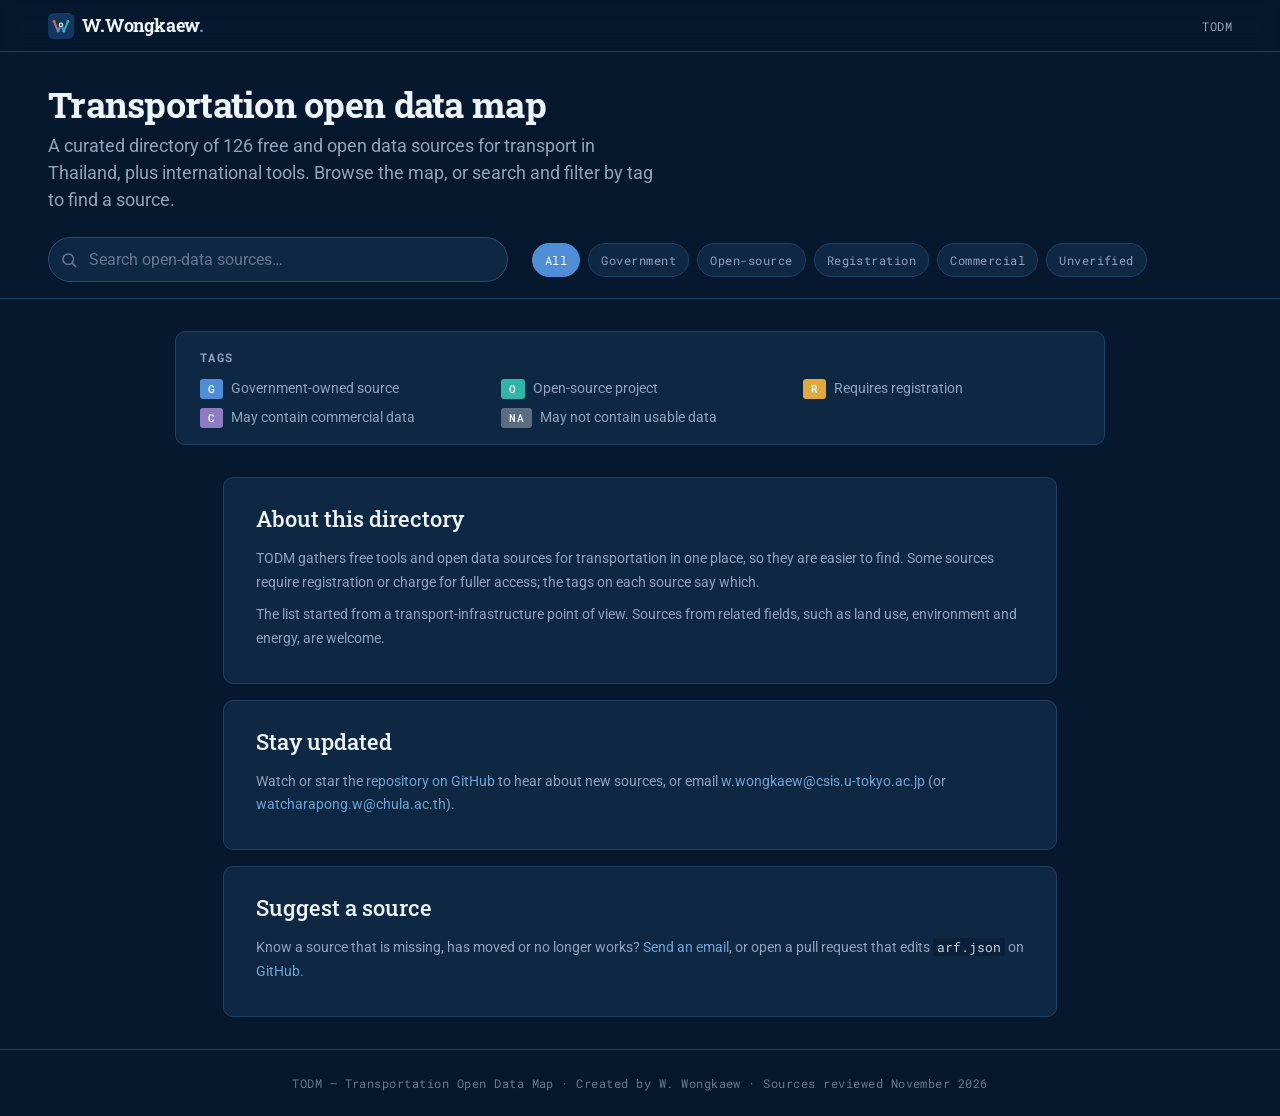
<file: index.html>
<!DOCTYPE html>
<html lang="en" data-theme="dark">

<head>
  <meta charset="utf-8" />
  <meta name="viewport" content="width=device-width, initial-scale=1" />
  <meta name="description"
    content="TODM — Transportation Open Data Map: a curated, searchable directory of open-data sources for transportation in Thailand and beyond." />
  <link rel="icon" href="assets/favicon.svg" type="image/svg+xml" />
  <!-- Design system tokens (the reusable design codes) -->
  <link type="text/css" rel="stylesheet" href="styles.css" />
  <!-- Map-specific styling -->
  <link type="text/css" rel="stylesheet" href="css/arf.css" />
  <script src="https://d3js.org/d3.v7.min.js"></script>
  <title>TODM — Transportation Open Data Map</title>
</head>

<body>
  <!-- ---------- Brand topbar ---------- -->
  <header class="topbar">
    <a class="brand" href="https://wattwong103.github.io" target="_blank" rel="noopener">
      <img class="brand__mark" src="assets/favicon.svg" alt="" width="26" height="26" />
      <span class="brand__name">W.&#8202;Wongkaew<span class="brand__dot">.</span></span>
    </a>
    <span class="topbar__title">TODM</span>
  </header>

  <!-- ---------- Intro ---------- -->
  <section class="intro">
    <h1 class="intro__title">Transportation open data map</h1>
    <p class="intro__lede">A curated directory of <span data-source-count>126</span> free and open data sources for
      transport in Thailand, plus international tools. Browse the map, or search and filter by tag to find a source.</p>
  </section>

  <!-- ---------- Find bar: search + tag facets ---------- -->
  <section class="findbar" aria-label="Find open-data sources">
    <div class="search">
      <svg class="search__icon" width="18" height="18" viewBox="0 0 24 24" aria-hidden="true">
        <circle cx="11" cy="11" r="7" fill="none" stroke="currentColor" stroke-width="2" />
        <line x1="16.5" y1="16.5" x2="21" y2="21" stroke="currentColor" stroke-width="2" stroke-linecap="round" />
      </svg>
      <input id="search" class="search__input" type="search" autocomplete="off"
        placeholder="Search open-data sources…" aria-label="Search open-data sources" />
      <button id="search-clear" class="search__clear" type="button" aria-label="Clear search" hidden>&times;</button>
    </div>
    <div class="facets" role="group" aria-label="Filter by tag">
      <button class="facet-chip is-active" data-facet="all" aria-pressed="true">All</button>
      <button class="facet-chip facet--g" data-facet="G" aria-pressed="false">Government</button>
      <button class="facet-chip facet--o" data-facet="O" aria-pressed="false">Open-source</button>
      <button class="facet-chip facet--r" data-facet="R" aria-pressed="false">Registration</button>
      <button class="facet-chip facet--c" data-facet="C" aria-pressed="false">Commercial</button>
      <button class="facet-chip facet--na" data-facet="NA" aria-pressed="false">Unverified</button>
    </div>
  </section>

  <main class="stage">
    <!-- Browse mode: the interactive tree -->
    <div id="body" class="pane pane--tree" aria-label="Open-data source map"></div>

    <!-- Find mode: filtered result cards (text alternative to the tree) -->
    <section id="results" class="pane pane--results" aria-live="polite" hidden>
      <p class="results__count" id="results-count"></p>
      <div class="result-grid" id="result-grid"></div>
      <p class="results__empty" id="results-empty" hidden>
        No sources match your search. Try a different term or clear the filters.
      </p>
    </section>
  </main>

  <!-- ---------- Tag legend ---------- -->
  <section class="legend" aria-label="Tag legend">
    <h2 class="legend__title">Tags</h2>
    <ul class="legend__list">
      <li><span class="badge badge--g">G</span> Government-owned source</li>
      <li><span class="badge badge--o">O</span> Open-source project</li>
      <li><span class="badge badge--r">R</span> Requires registration</li>
      <li><span class="badge badge--c">C</span> May contain commercial data</li>
      <li><span class="badge badge--na">NA</span> May not contain usable data</li>
    </ul>
  </section>

  <!-- ---------- Info ---------- -->
  <section class="info-sections">
    <article class="info-card">
      <h3>About this directory</h3>
      <p>TODM gathers free tools and open data sources for transportation in one place, so they are easier to find.
        Some sources require registration or charge for fuller access; the tags on each source say which.</p>
      <p>The list started from a transport-infrastructure point of view. Sources from related fields, such as land use,
        environment and energy, are welcome.</p>
    </article>

    <article class="info-card">
      <h3>Stay updated</h3>
      <p>Watch or star the <a href="https://github.com/wattwong103/th-open-transdata" target="_blank"
          rel="noopener">repository on GitHub</a> to hear about new sources, or email
        <a href="mailto:w.wongkaew@csis.u-tokyo.ac.jp">w.wongkaew@csis.u-tokyo.ac.jp</a>
        (or <a href="mailto:watcharapong.w@chula.ac.th">watcharapong.w@chula.ac.th</a>).</p>
    </article>

    <article class="info-card">
      <h3>Suggest a source</h3>
      <p>Know a source that is missing, has moved or no longer works? <a href="mailto:w.wongkaew@csis.u-tokyo.ac.jp">Send an email</a>, or open a pull request that edits
        <code>arf.json</code> on <a href="https://github.com/wattwong103/th-open-transdata" target="_blank"
          rel="noopener">GitHub</a>.</p>
    </article>
  </section>

  <footer class="footer">
    <p>TODM — Transportation Open Data Map · Created by W. Wongkaew · Sources reviewed November 2026</p>
  </footer>

  <script src="js/arf.js"></script>
</body>

</html>
</file>
<file: styles.css>
/* =============================================================
   Wongkaew Research — Design System
   Global entry point. Consumers link THIS file.
   ============================================================= */
@import url("tokens/fonts.css");
@import url("tokens/colors.css");
@import url("tokens/typography.css");
@import url("tokens/spacing.css");
@import url("tokens/elevation.css");
@import url("tokens/dataviz.css");
</file>
<file: css/arf.css>
/* =============================================================
   TODM — Transportation Open Data Map
   Map-specific styling, built on the Wongkaew Research design
   tokens (see styles.css / tokens/). All color, type, spacing,
   radii and shadow values reference semantic token aliases so
   the map stays in sync with the design system.
   ============================================================= */

* { box-sizing: border-box; }

html, body {
  margin: 0;
  padding: 0;
}

body {
  background: var(--surface-page);
  color: var(--text-body);
  font-family: var(--font-sans);
  font-size: var(--text-sm);
  line-height: var(--leading-normal);
  min-height: 100vh;
}

a { color: var(--text-link); }
a:hover { color: var(--text-link-hover); }

/* ---------- Brand topbar ---------- */
.topbar {
  position: sticky;
  top: 0;
  z-index: 20;
  display: flex;
  align-items: center;
  justify-content: space-between;
  gap: var(--space-4);
  padding: var(--space-3) clamp(var(--space-4), 4vw, var(--space-7));
  background: color-mix(in srgb, var(--surface-page) 88%, transparent);
  backdrop-filter: blur(10px);
  -webkit-backdrop-filter: blur(10px);
  border-bottom: var(--border-hairline) solid var(--divider);
}

.brand {
  display: inline-flex;
  align-items: center;
  gap: var(--space-2);
  text-decoration: none;
  font-family: var(--font-display);
  font-weight: var(--weight-bold);
  font-size: var(--text-md);
  letter-spacing: var(--tracking-tight);
  color: var(--text-strong);
}
.brand:hover { color: var(--text-strong); }
.brand__dot { color: var(--accent); }
.brand__mark { display: block; }

.topbar__title {
  font-family: var(--font-mono);
  font-size: var(--text-xs);
  letter-spacing: var(--tracking-wide);
  text-transform: uppercase;
  color: var(--text-muted);
  text-align: right;
}

/* ---------- Intro ---------- */
.intro {
  padding: var(--space-6) clamp(var(--space-4), 4vw, var(--space-7)) var(--space-2);
}
.intro__title {
  margin: 0 0 var(--space-2);
  font-family: var(--font-display);
  font-weight: var(--weight-bold);
  font-size: clamp(var(--text-xl), 3.2vw, var(--text-2xl));
  line-height: var(--leading-tight);
  letter-spacing: var(--tracking-tight);
  color: var(--text-strong);
}
.intro__lede {
  margin: 0;
  max-width: 62ch;
  font-size: var(--text-md);
  line-height: var(--leading-normal);
  color: var(--text-muted);
}

/* ---------- Find bar ---------- */
.findbar {
  display: flex;
  flex-wrap: wrap;
  align-items: center;
  gap: var(--space-3) var(--space-5);
  padding: var(--space-4) clamp(var(--space-4), 4vw, var(--space-7));
  border-bottom: var(--border-hairline) solid var(--divider);
}

.search {
  position: relative;
  display: flex;
  align-items: center;
  flex: 1 1 280px;
  max-width: 460px;
}
.search__icon {
  position: absolute;
  left: var(--space-3);
  color: var(--text-faint);
  pointer-events: none;
}
.search__input {
  width: 100%;
  padding: var(--space-3) var(--space-6) var(--space-3) calc(var(--space-5) + var(--space-4));
  font-family: var(--font-sans);
  font-size: var(--text-base);
  color: var(--text-strong);
  background: var(--surface-card);
  border: var(--border-hairline) solid var(--border-default);
  border-radius: var(--radius-pill);
  outline: none;
  transition: border-color var(--duration-base) var(--ease-standard),
              box-shadow var(--duration-base) var(--ease-standard);
}
.search__input::placeholder { color: var(--text-faint); }
/* We draw our own clear button; hide the browser's native one. */
.search__input::-webkit-search-cancel-button { -webkit-appearance: none; appearance: none; display: none; }
.search__input:focus-visible {
  border-color: var(--border-focus);
  box-shadow: var(--ring);
}
.search__clear {
  position: absolute;
  right: var(--space-2);
  display: grid;
  place-items: center;
  width: 26px;
  height: 26px;
  font-size: var(--text-lg);
  line-height: 1;
  color: var(--text-muted);
  background: transparent;
  border: none;
  border-radius: var(--radius-circle);
  cursor: pointer;
}
.search__clear[hidden] { display: none; }
.search__clear:hover { color: var(--text-strong); background: var(--surface-sunken); }

/* ---------- Facet chips ---------- */
.facets {
  display: flex;
  flex-wrap: wrap;
  gap: var(--space-2);
}
.facet-chip {
  --chip-color: var(--accent);
  font-family: var(--font-mono);
  font-size: var(--text-xs);
  letter-spacing: var(--tracking-wide);
  color: var(--text-muted);
  background: var(--surface-card);
  border: var(--border-hairline) solid var(--border-subtle);
  border-radius: var(--radius-pill);
  padding: var(--space-2) var(--space-3);
  cursor: pointer;
  transition: color var(--duration-fast) var(--ease-standard),
              border-color var(--duration-fast) var(--ease-standard),
              background var(--duration-fast) var(--ease-standard);
}
.facet-chip:hover {
  color: var(--text-strong);
  border-color: var(--chip-color);
}
.facet-chip:focus-visible {
  outline: none;
  box-shadow: var(--ring);
}
.facet-chip.is-active {
  color: var(--text-on-accent);
  background: var(--chip-color);
  border-color: var(--chip-color);
}
.facet--g  { --chip-color: var(--viz-1); }
.facet--o  { --chip-color: var(--viz-2); }
.facet--r  { --chip-color: var(--viz-4); }
.facet--c  { --chip-color: var(--viz-5); }
.facet--na { --chip-color: var(--text-muted); }

/* ---------- Stage / panes ---------- */
.stage {
  position: relative;
  width: 100%;
}
.pane[hidden] { display: none; }

/* Browse: the D3 tree */
.pane--tree {
  margin: 0 auto;
  position: relative;
  width: 100%;
  overflow-x: auto;
}
.pane--tree svg {
  display: block;
  margin: 0 auto;
}

/* Find: result cards */
.pane--results {
  max-width: var(--container-wide);
  margin: 0 auto;
  padding: var(--space-5) clamp(var(--space-4), 4vw, var(--space-7)) var(--space-7);
}
.results__count {
  margin: 0 0 var(--space-4);
  font-family: var(--font-mono);
  font-size: var(--text-sm);
  color: var(--text-muted);
}
.results__count strong { color: var(--text-strong); font-weight: var(--weight-medium); }
.results__empty {
  margin: var(--space-6) 0;
  color: var(--text-muted);
  text-align: center;
}

.result-grid {
  display: grid;
  grid-template-columns: repeat(auto-fill, minmax(280px, 1fr));
  gap: var(--space-4);
}

.result-card {
  display: flex;
  flex-direction: column;
  gap: var(--space-2);
  padding: var(--space-4) var(--space-5);
  text-decoration: none;
  color: var(--text-body);
  background: var(--surface-card);
  border: var(--border-hairline) solid var(--border-subtle);
  border-radius: var(--radius-md);
  box-shadow: var(--shadow-xs);
  transition: transform var(--duration-base) var(--ease-standard),
              border-color var(--duration-base) var(--ease-standard),
              box-shadow var(--duration-base) var(--ease-standard);
}
.result-card:hover {
  transform: translateY(-2px);
  border-color: var(--border-strong);
  box-shadow: var(--shadow-md);
  color: var(--text-body);
}
.result-card:focus-visible {
  outline: none;
  box-shadow: var(--ring);
}
.result-card__head {
  display: flex;
  align-items: flex-start;
  justify-content: space-between;
  gap: var(--space-3);
}
.result-card__title {
  margin: 0;
  font-family: var(--font-display);
  font-weight: var(--weight-medium);
  font-size: var(--text-md);
  line-height: var(--leading-snug);
  color: var(--text-strong);
}
.result-card__open {
  flex: none;
  font-family: var(--font-sans);
  color: var(--accent);
  transition: transform var(--duration-base) var(--ease-standard);
}
.result-card:hover .result-card__open { transform: translate(2px, -2px); }
.result-card__crumb {
  margin: 0;
  font-family: var(--font-mono);
  font-size: var(--text-2xs);
  letter-spacing: var(--tracking-wide);
  text-transform: uppercase;
  color: var(--text-faint);
}
.result-card__desc {
  margin: 0;
  font-size: var(--text-sm);
  color: var(--text-muted);
}
.result-card__tags {
  display: flex;
  flex-wrap: wrap;
  gap: var(--space-2);
  margin-top: auto;
  padding-top: var(--space-2);
}

/* ---------- Tag badges ---------- */
.badge {
  display: inline-flex;
  align-items: center;
  justify-content: center;
  min-width: 22px;
  padding: 2px var(--space-2);
  font-family: var(--font-mono);
  font-size: var(--text-2xs);
  font-weight: var(--weight-medium);
  letter-spacing: var(--tracking-wide);
  line-height: 1.4;
  color: #fff;
  border-radius: var(--radius-xs);
}
.badge--g  { background: var(--viz-1); }
.badge--o  { background: var(--viz-2); }
.badge--r  { background: var(--viz-4); }
.badge--c  { background: var(--viz-5); }
.badge--na { background: var(--slate-500); }

/* ---------- D3 tree ---------- */
.node { cursor: pointer; }
.node circle {
  cursor: pointer;
  stroke-width: var(--border-thick);
  transition: filter var(--duration-base) var(--ease-standard);
}
.node:hover circle { filter: drop-shadow(0 0 10px currentColor); }
.node text {
  font-family: var(--font-sans);
  font-size: 13px;
  font-weight: var(--weight-medium);
  fill: var(--text-body);
}
.node text { cursor: pointer; }
.node text:hover { fill: var(--text-strong); }

path.link {
  fill: none;
  stroke: var(--border-default);
  stroke-width: 1.5px;
  opacity: 0.7;
}

/* ---------- Legend ---------- */
.legend {
  max-width: var(--container-content);
  margin: var(--space-6) auto 0;
  padding: var(--space-4) var(--space-5);
  background: var(--surface-card);
  border: var(--border-hairline) solid var(--border-subtle);
  border-radius: var(--radius-md);
  box-shadow: var(--shadow-xs);
}
.legend__title {
  margin: 0 0 var(--space-3);
  font-family: var(--font-mono);
  font-size: var(--text-xs);
  letter-spacing: var(--tracking-caps);
  text-transform: uppercase;
  color: var(--text-muted);
}
.legend__list {
  display: grid;
  grid-template-columns: repeat(auto-fit, minmax(220px, 1fr));
  gap: var(--space-2) var(--space-5);
  margin: 0;
  padding: 0;
  list-style: none;
}
.legend__list li {
  display: flex;
  align-items: center;
  gap: var(--space-2);
  font-size: var(--text-sm);
  color: var(--text-muted);
}

/* ---------- Info cards ---------- */
.info-sections {
  max-width: var(--container-content);
  margin: var(--space-6) auto;
  padding: 0 clamp(var(--space-4), 4vw, var(--space-7));
}
.info-card {
  background: var(--surface-card);
  border: var(--border-hairline) solid var(--border-subtle);
  border-radius: var(--radius-md);
  padding: var(--space-5) var(--space-6);
  margin-bottom: var(--space-4);
  box-shadow: var(--shadow-xs);
}
.info-card h3 {
  margin: 0 0 var(--space-3);
  font-family: var(--font-display);
  font-weight: var(--weight-medium);
  font-size: var(--text-lg);
  color: var(--text-strong);
}
.info-card code {
  font-family: var(--font-mono);
  font-size: 0.92em;
  padding: 1px var(--space-1);
  color: var(--text-body);
  background: var(--surface-sunken);
  border-radius: var(--radius-xs);
}
.info-card p {
  margin: var(--space-2) 0;
  line-height: var(--leading-relaxed);
  color: var(--text-muted);
}
.info-card a {
  color: var(--text-link);
  text-decoration: none;
}
.info-card a:hover {
  color: var(--text-link-hover);
  text-decoration: underline;
}

/* ---------- Footer ---------- */
.footer {
  border-top: var(--border-hairline) solid var(--divider);
  padding: var(--space-5) clamp(var(--space-4), 4vw, var(--space-7));
  text-align: center;
}
.footer p {
  margin: 0;
  font-family: var(--font-mono);
  font-size: var(--text-xs);
  letter-spacing: var(--tracking-wide);
  color: var(--text-faint);
}

/* ---------- Responsive ---------- */
@media (max-width: 768px) {
  .topbar { flex-wrap: wrap; gap: var(--space-1); }
  .topbar__title { text-align: left; }
  .findbar { gap: var(--space-3); }
  .search { max-width: none; }
  .result-grid { grid-template-columns: 1fr; }
}
</file>
